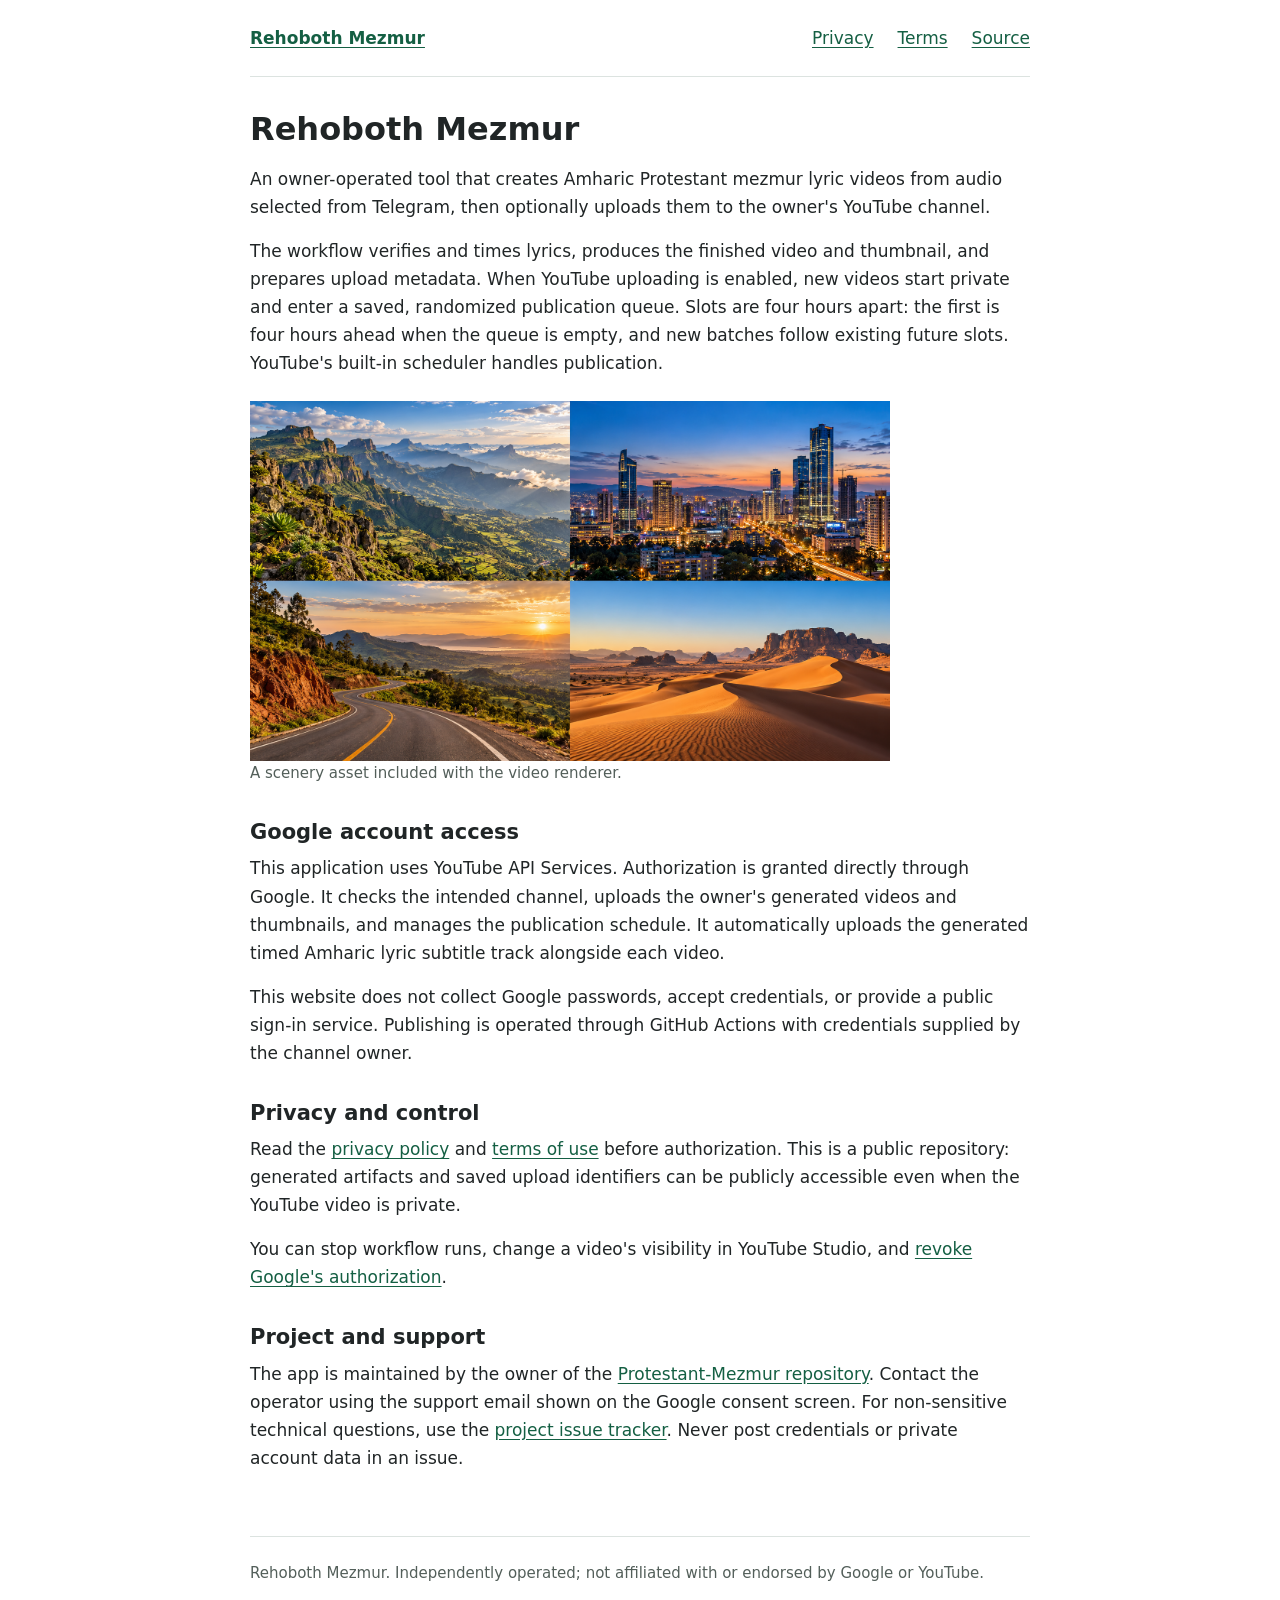
<file: docs/index.html>
<!doctype html>
<html lang="en">
<head>
  <meta charset="utf-8">
  <meta name="viewport" content="width=device-width, initial-scale=1">
  <meta name="description" content="Rehoboth Mezmur is an owner-operated Amharic lyric-video generator and YouTube publishing tool.">
  <title>Home | Rehoboth Mezmur</title>
  <link rel="stylesheet" href="site.css">
</head>
<body>
  <header><nav aria-label="Main navigation">
    <strong><a href="./">Rehoboth Mezmur</a></strong>
    <a href="privacy.html">Privacy</a>
    <a href="terms.html">Terms</a>
    <a href="https://github.com/justsomeoneretarded/Protestant-Mezmur">Source</a>
  </nav></header>
  <main>
    <h1>Rehoboth Mezmur</h1>
    <p>An owner-operated tool that creates Amharic Protestant mezmur lyric videos from audio selected from Telegram, then optionally uploads them to the owner's YouTube channel.</p>
    <p>The workflow verifies and times lyrics, produces the finished video and thumbnail, and prepares upload metadata. When YouTube uploading is enabled, new videos start private and enter a saved, randomized publication queue. Slots are four hours apart: the first is four hours ahead when the queue is empty, and new batches follow existing future slots. YouTube's built-in scheduler handles publication.</p>
    <figure>
      <img src="scenery.png" alt="Bundled scenery asset used by the lyric video renderer" loading="lazy">
      <figcaption>A scenery asset included with the video renderer.</figcaption>
    </figure>
    <h2>Google account access</h2>
    <p>This application uses YouTube API Services. Authorization is granted directly through Google. It checks the intended channel, uploads the owner's generated videos and thumbnails, and manages the publication schedule. It automatically uploads the generated timed Amharic lyric subtitle track alongside each video.</p>
    <p>This website does not collect Google passwords, accept credentials, or provide a public sign-in service. Publishing is operated through GitHub Actions with credentials supplied by the channel owner.</p>
    <h2>Privacy and control</h2>
    <p>Read the <a href="privacy.html">privacy policy</a> and <a href="terms.html">terms of use</a> before authorization. This is a public repository: generated artifacts and saved upload identifiers can be publicly accessible even when the YouTube video is private.</p>
    <p>You can stop workflow runs, change a video's visibility in YouTube Studio, and <a href="https://myaccount.google.com/permissions">revoke Google's authorization</a>.</p>
    <h2>Project and support</h2>
    <p>The app is maintained by the owner of the <a href="https://github.com/justsomeoneretarded/Protestant-Mezmur">Protestant-Mezmur repository</a>. Contact the operator using the support email shown on the Google consent screen. For non-sensitive technical questions, use the <a href="https://github.com/justsomeoneretarded/Protestant-Mezmur/issues">project issue tracker</a>. Never post credentials or private account data in an issue.</p>
  </main>
  <footer>Rehoboth Mezmur. Independently operated; not affiliated with or endorsed by Google or YouTube.</footer>
</body>
</html>
</file>
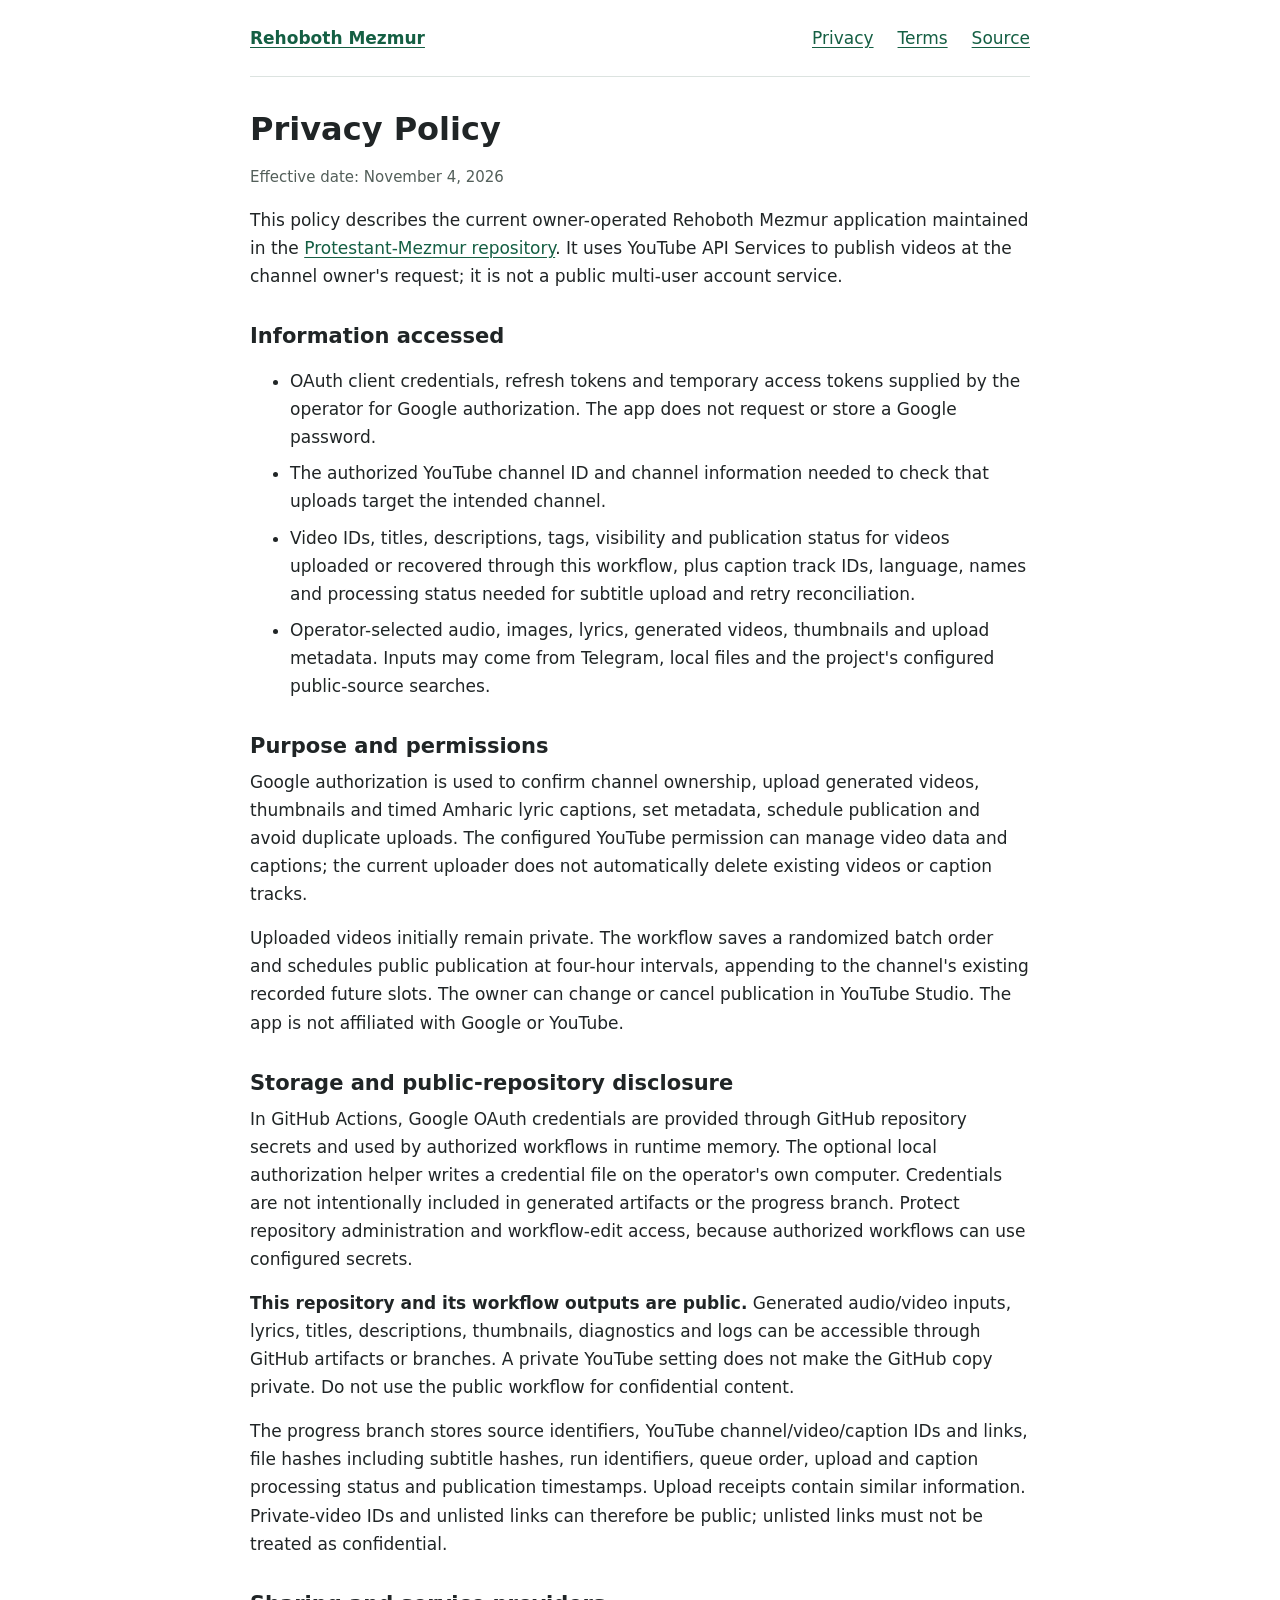
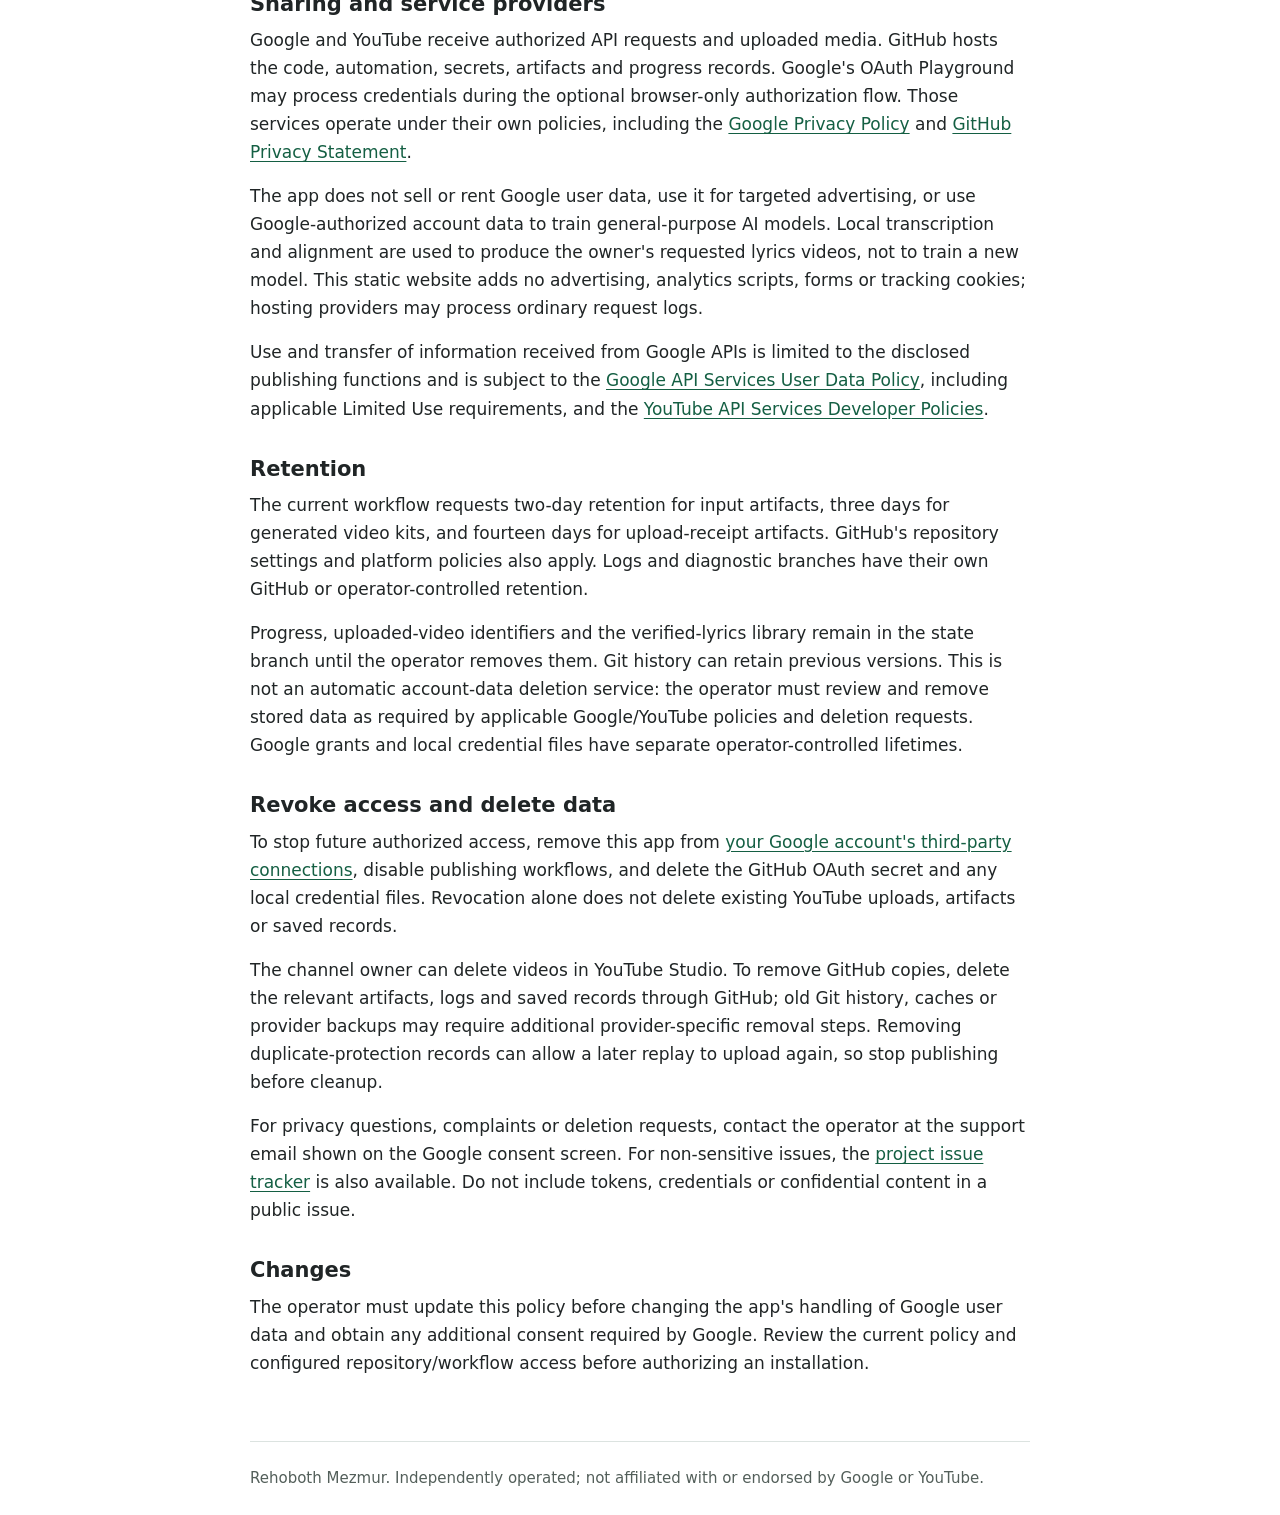
<file: docs/privacy.html>
<!doctype html>
<html lang="en">
<head>
  <meta charset="utf-8">
  <meta name="viewport" content="width=device-width, initial-scale=1">
  <meta name="description" content="How Rehoboth Mezmur accesses, uses, stores and shares Google account data and generated publishing artifacts.">
  <title>Privacy Policy | Rehoboth Mezmur</title>
  <link rel="stylesheet" href="site.css">
</head>
<body>
  <header><nav aria-label="Main navigation">
    <strong><a href="./">Rehoboth Mezmur</a></strong>
    <a href="privacy.html">Privacy</a>
    <a href="terms.html">Terms</a>
    <a href="https://github.com/justsomeoneretarded/Protestant-Mezmur">Source</a>
  </nav></header>
  <main>
    <h1>Privacy Policy</h1>
    <p class="date">Effective date: November 4, 2026</p>
    <p>This policy describes the current owner-operated Rehoboth Mezmur application maintained in the <a href="https://github.com/justsomeoneretarded/Protestant-Mezmur">Protestant-Mezmur repository</a>. It uses YouTube API Services to publish videos at the channel owner's request; it is not a public multi-user account service.</p>
    <h2>Information accessed</h2>
    <ul>
      <li>OAuth client credentials, refresh tokens and temporary access tokens supplied by the operator for Google authorization. The app does not request or store a Google password.</li>
      <li>The authorized YouTube channel ID and channel information needed to check that uploads target the intended channel.</li>
      <li>Video IDs, titles, descriptions, tags, visibility and publication status for videos uploaded or recovered through this workflow, plus caption track IDs, language, names and processing status needed for subtitle upload and retry reconciliation.</li>
      <li>Operator-selected audio, images, lyrics, generated videos, thumbnails and upload metadata. Inputs may come from Telegram, local files and the project's configured public-source searches.</li>
    </ul>
    <h2>Purpose and permissions</h2>
    <p>Google authorization is used to confirm channel ownership, upload generated videos, thumbnails and timed Amharic lyric captions, set metadata, schedule publication and avoid duplicate uploads. The configured YouTube permission can manage video data and captions; the current uploader does not automatically delete existing videos or caption tracks.</p>
    <p>Uploaded videos initially remain private. The workflow saves a randomized batch order and schedules public publication at four-hour intervals, appending to the channel's existing recorded future slots. The owner can change or cancel publication in YouTube Studio. The app is not affiliated with Google or YouTube.</p>
    <h2>Storage and public-repository disclosure</h2>
    <p>In GitHub Actions, Google OAuth credentials are provided through GitHub repository secrets and used by authorized workflows in runtime memory. The optional local authorization helper writes a credential file on the operator's own computer. Credentials are not intentionally included in generated artifacts or the progress branch. Protect repository administration and workflow-edit access, because authorized workflows can use configured secrets.</p>
    <p><strong>This repository and its workflow outputs are public.</strong> Generated audio/video inputs, lyrics, titles, descriptions, thumbnails, diagnostics and logs can be accessible through GitHub artifacts or branches. A private YouTube setting does not make the GitHub copy private. Do not use the public workflow for confidential content.</p>
    <p>The progress branch stores source identifiers, YouTube channel/video/caption IDs and links, file hashes including subtitle hashes, run identifiers, queue order, upload and caption processing status and publication timestamps. Upload receipts contain similar information. Private-video IDs and unlisted links can therefore be public; unlisted links must not be treated as confidential.</p>
    <h2>Sharing and service providers</h2>
    <p>Google and YouTube receive authorized API requests and uploaded media. GitHub hosts the code, automation, secrets, artifacts and progress records. Google's OAuth Playground may process credentials during the optional browser-only authorization flow. Those services operate under their own policies, including the <a href="https://policies.google.com/privacy">Google Privacy Policy</a> and <a href="https://docs.github.com/en/site-policy/privacy-policies/github-general-privacy-statement">GitHub Privacy Statement</a>.</p>
    <p>The app does not sell or rent Google user data, use it for targeted advertising, or use Google-authorized account data to train general-purpose AI models. Local transcription and alignment are used to produce the owner's requested lyrics videos, not to train a new model. This static website adds no advertising, analytics scripts, forms or tracking cookies; hosting providers may process ordinary request logs.</p>
    <p>Use and transfer of information received from Google APIs is limited to the disclosed publishing functions and is subject to the <a href="https://developers.google.com/terms/api-services-user-data-policy">Google API Services User Data Policy</a>, including applicable Limited Use requirements, and the <a href="https://developers.google.com/youtube/terms/developer-policies">YouTube API Services Developer Policies</a>.</p>
    <h2>Retention</h2>
    <p>The current workflow requests two-day retention for input artifacts, three days for generated video kits, and fourteen days for upload-receipt artifacts. GitHub's repository settings and platform policies also apply. Logs and diagnostic branches have their own GitHub or operator-controlled retention.</p>
    <p>Progress, uploaded-video identifiers and the verified-lyrics library remain in the state branch until the operator removes them. Git history can retain previous versions. This is not an automatic account-data deletion service: the operator must review and remove stored data as required by applicable Google/YouTube policies and deletion requests. Google grants and local credential files have separate operator-controlled lifetimes.</p>
    <h2>Revoke access and delete data</h2>
    <p>To stop future authorized access, remove this app from <a href="https://myaccount.google.com/permissions">your Google account's third-party connections</a>, disable publishing workflows, and delete the GitHub OAuth secret and any local credential files. Revocation alone does not delete existing YouTube uploads, artifacts or saved records.</p>
    <p>The channel owner can delete videos in YouTube Studio. To remove GitHub copies, delete the relevant artifacts, logs and saved records through GitHub; old Git history, caches or provider backups may require additional provider-specific removal steps. Removing duplicate-protection records can allow a later replay to upload again, so stop publishing before cleanup.</p>
    <p>For privacy questions, complaints or deletion requests, contact the operator at the support email shown on the Google consent screen. For non-sensitive issues, the <a href="https://github.com/justsomeoneretarded/Protestant-Mezmur/issues">project issue tracker</a> is also available. Do not include tokens, credentials or confidential content in a public issue.</p>
    <h2>Changes</h2>
    <p>The operator must update this policy before changing the app's handling of Google user data and obtain any additional consent required by Google. Review the current policy and configured repository/workflow access before authorizing an installation.</p>
  </main>
  <footer>Rehoboth Mezmur. Independently operated; not affiliated with or endorsed by Google or YouTube.</footer>
</body>
</html>
</file>
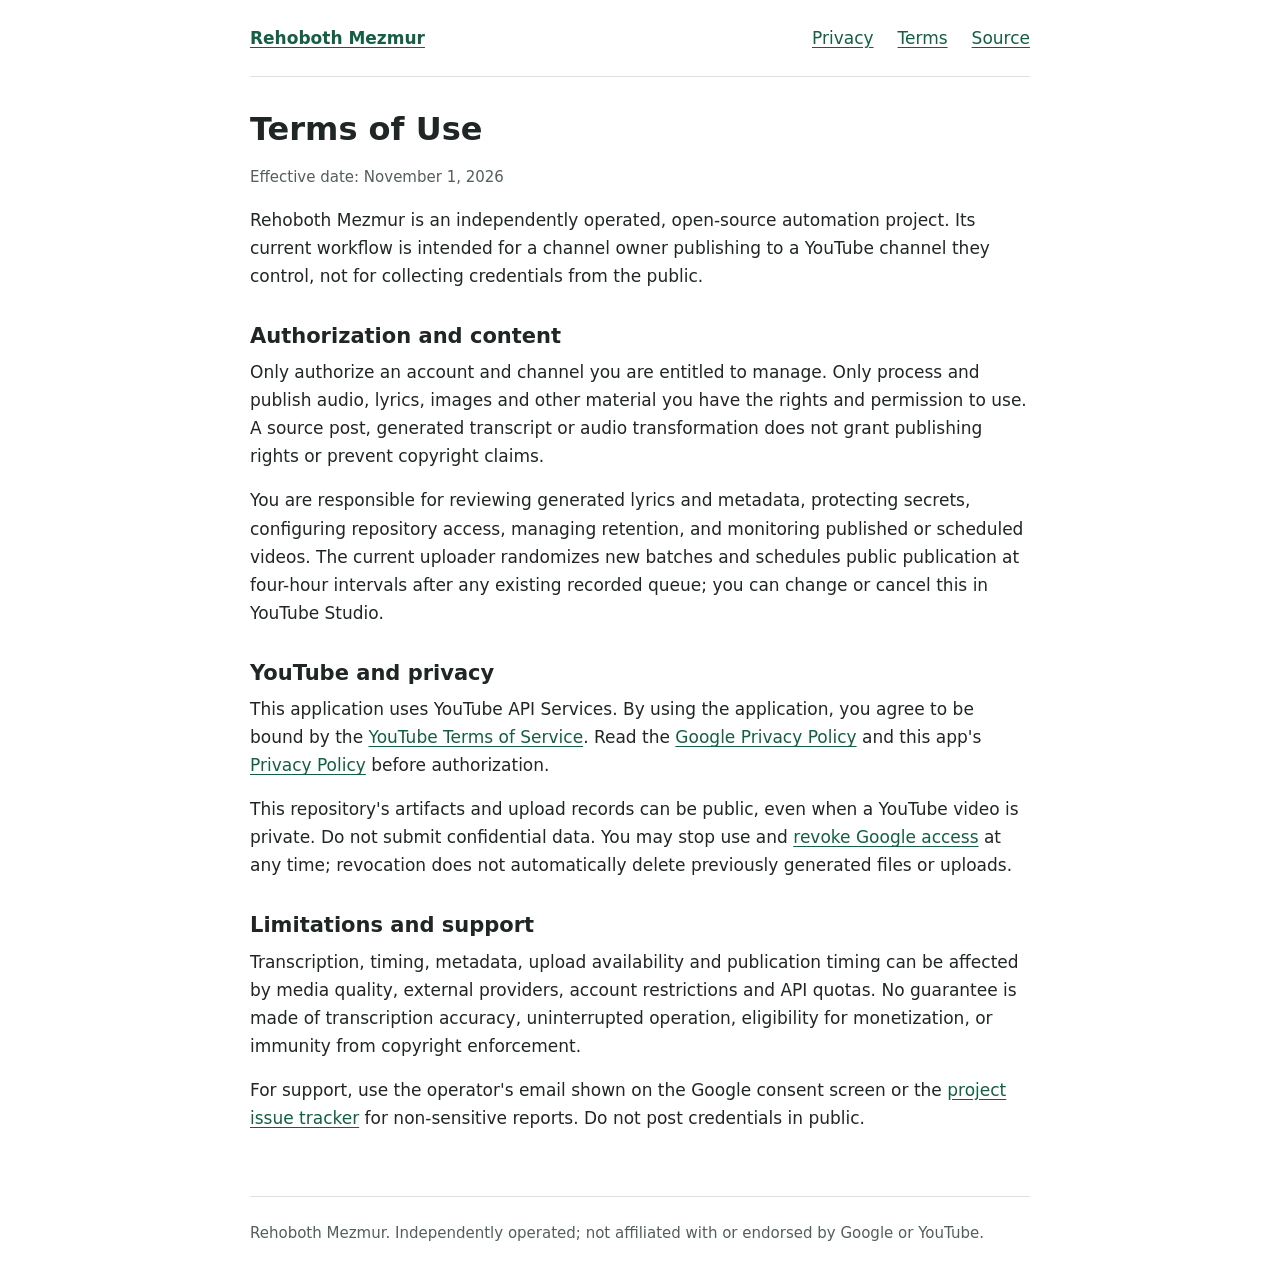
<file: docs/terms.html>
<!doctype html>
<html lang="en">
<head>
  <meta charset="utf-8">
  <meta name="viewport" content="width=device-width, initial-scale=1">
  <meta name="description" content="Terms for the owner-operated Rehoboth Mezmur video publishing application.">
  <title>Terms of Use | Rehoboth Mezmur</title>
  <link rel="stylesheet" href="site.css">
</head>
<body>
  <header><nav aria-label="Main navigation">
    <strong><a href="./">Rehoboth Mezmur</a></strong>
    <a href="privacy.html">Privacy</a>
    <a href="terms.html">Terms</a>
    <a href="https://github.com/justsomeoneretarded/Protestant-Mezmur">Source</a>
  </nav></header>
  <main>
    <h1>Terms of Use</h1>
    <p class="date">Effective date: November 1, 2026</p>
    <p>Rehoboth Mezmur is an independently operated, open-source automation project. Its current workflow is intended for a channel owner publishing to a YouTube channel they control, not for collecting credentials from the public.</p>
    <h2>Authorization and content</h2>
    <p>Only authorize an account and channel you are entitled to manage. Only process and publish audio, lyrics, images and other material you have the rights and permission to use. A source post, generated transcript or audio transformation does not grant publishing rights or prevent copyright claims.</p>
    <p>You are responsible for reviewing generated lyrics and metadata, protecting secrets, configuring repository access, managing retention, and monitoring published or scheduled videos. The current uploader randomizes new batches and schedules public publication at four-hour intervals after any existing recorded queue; you can change or cancel this in YouTube Studio.</p>
    <h2>YouTube and privacy</h2>
    <p>This application uses YouTube API Services. By using the application, you agree to be bound by the <a href="https://www.youtube.com/t/terms">YouTube Terms of Service</a>. Read the <a href="https://policies.google.com/privacy">Google Privacy Policy</a> and this app's <a href="privacy.html">Privacy Policy</a> before authorization.</p>
    <p>This repository's artifacts and upload records can be public, even when a YouTube video is private. Do not submit confidential data. You may stop use and <a href="https://myaccount.google.com/permissions">revoke Google access</a> at any time; revocation does not automatically delete previously generated files or uploads.</p>
    <h2>Limitations and support</h2>
    <p>Transcription, timing, metadata, upload availability and publication timing can be affected by media quality, external providers, account restrictions and API quotas. No guarantee is made of transcription accuracy, uninterrupted operation, eligibility for monetization, or immunity from copyright enforcement.</p>
    <p>For support, use the operator's email shown on the Google consent screen or the <a href="https://github.com/justsomeoneretarded/Protestant-Mezmur/issues">project issue tracker</a> for non-sensitive reports. Do not post credentials in public.</p>
  </main>
  <footer>Rehoboth Mezmur. Independently operated; not affiliated with or endorsed by Google or YouTube.</footer>
</body>
</html>
</file>
<file: docs/site.css>
:root { color-scheme: light; font-family: system-ui, -apple-system, BlinkMacSystemFont, "Segoe UI", sans-serif; color: #202526; background: #fff; }
* { box-sizing: border-box; }
body { margin: 0; font-size: 17px; line-height: 1.65; letter-spacing: 0; }
header, main, footer { width: min(100% - 40px, 780px); margin-inline: auto; }
header { padding-block: 24px; border-bottom: 1px solid #dce3e0; }
nav { display: flex; align-items: center; gap: 12px 24px; flex-wrap: wrap; }
nav strong { margin-right: auto; }
main { padding-block: 32px 48px; }
h1 { margin: 0 0 16px; font-size: 32px; line-height: 1.25; }
h2 { margin: 32px 0 8px; font-size: 21px; line-height: 1.35; }
p { margin: 0 0 16px; }
a { color: #145f43; text-underline-offset: 3px; overflow-wrap: anywhere; }
a:hover { color: #85213c; }
a:focus-visible { outline: 2px solid #85213c; outline-offset: 4px; }
li { margin-bottom: 8px; }
code { font-size: 15px; overflow-wrap: anywhere; }
figure { margin: 24px 0; }
figure img { width: 100%; max-width: 640px; height: auto; aspect-ratio: 16 / 9; object-fit: contain; display: block; }
figcaption, .date, footer { color: #535f5a; font-size: 15px; }
footer { padding-block: 24px; border-top: 1px solid #dce3e0; }
@media (max-width: 480px) { h1 { font-size: 28px; } main { padding-top: 24px; } nav strong { width: 100%; } }
</file>
